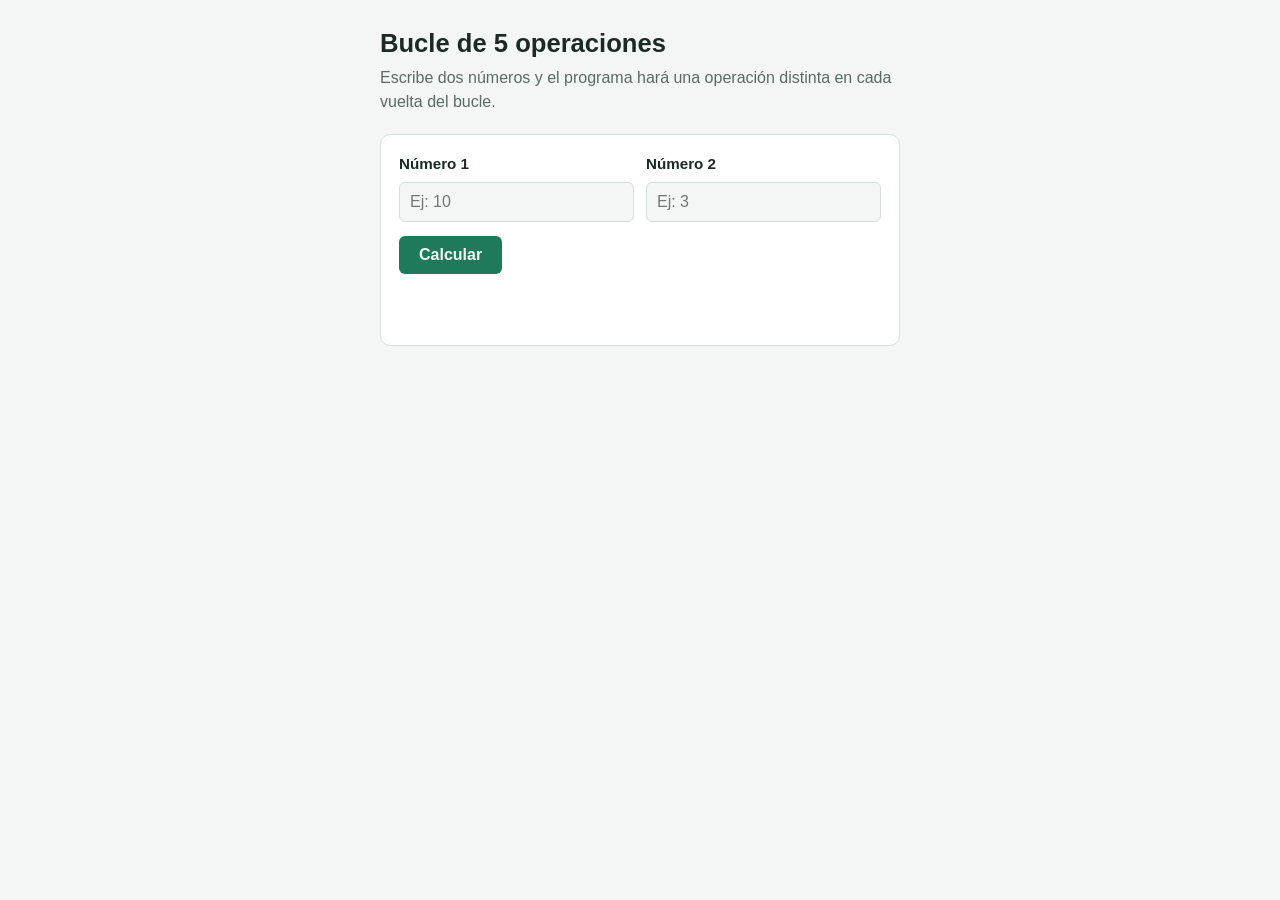
<file: taller3/index.html>
<!DOCTYPE html>
<html lang="es">
<head>
  <meta charset="UTF-8">
  <meta name="viewport" content="width=device-width, initial-scale=1">
  <title>Bucle de 5 operaciones</title>

  <!-- Enlazamos el archivo de estilos (CSS) -->
  <link rel="stylesheet" href="estilos.css">
</head>
<body>
  <main>
    <h1>Bucle de 5 operaciones</h1>
    <p class="intro">Escribe dos números y el programa hará una operación distinta en cada vuelta del bucle.</p>

    <div class="tarjeta">
      <!-- Campos para ingresar los 2 números -->
      <div class="campos">
        <label>Número 1
          <input type="number" id="num1" placeholder="Ej: 10">
        </label>
        <label>Número 2
          <input type="number" id="num2" placeholder="Ej: 3">
        </label>
      </div>

      <!-- Botón que ejecuta el cálculo -->
      <button id="btnCalcular">Calcular</button>

      <!-- Aquí se muestran los mensajes de error -->
      <p id="mensaje" role="alert"></p>

      <!-- Aquí JavaScript va a escribir los 5 resultados -->
      <ol id="resultados"></ol>
    </div>
  </main>

  <!-- Enlazamos el archivo de JavaScript (al final del body) -->
  <script src="script.js"></script>
</body>
</html>
</file>
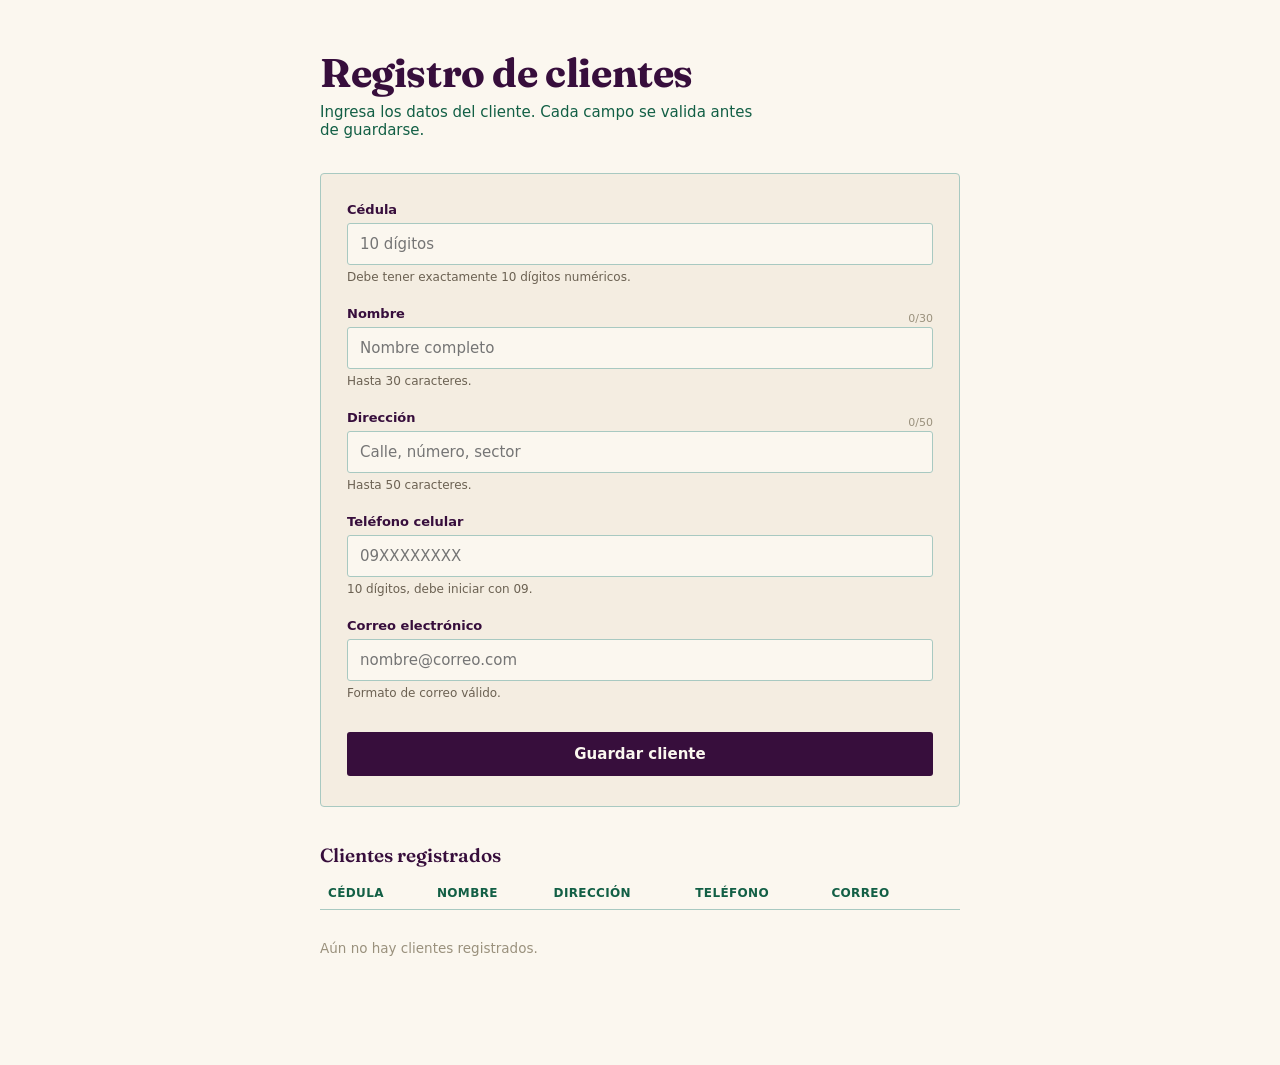
<file: TAREA3/index.html>
<!DOCTYPE html>
<html lang="es">
<head>
<meta charset="UTF-8">
<meta name="viewport" content="width=device-width, initial-scale=1, viewport-fit=cover">
<title>Registro de Clientes</title>

<!-- Fuentes externas (solo tipografía, no afecta la lógica) -->
<link rel="preconnect" href="https://fonts.googleapis.com">
<link rel="preconnect" href="https://fonts.gstatic.com" crossorigin>
<link href="https://fonts.googleapis.com/css2?family=Fraunces:ital,wght@0,500;0,700;1,500&family=Sans:wght@400;600&display=swap" rel="stylesheet">

<!-- CSS en archivo aparte, como pide la actividad -->
<link rel="stylesheet" href="styles.css">
</head>
<body>
<div class="wrap">
  <h1>Registro de clientes</h1>
  <p class="lede">Ingresa los datos del cliente. Cada campo se valida antes de guardarse.</p>

  <!--
    FORMULARIO PRINCIPAL
    novalidate: desactivamos la validación automática del navegador
    porque TODA la validación la hacemos nosotros mismos en script.js,
    para poder mostrar mensajes personalizados en español.
  -->
  <form id="f" novalidate>

    <!-- ============ CAMPO: CÉDULA ============ -->
    <!-- Validación en JS: debe tener EXACTAMENTE 10 dígitos numéricos -->
    <div class="field" data-field="cedula">
      <label for="cedula">Cédula</label>
      <input id="cedula" inputmode="numeric" maxlength="10" placeholder="10 dígitos">
      <div class="hint">Debe tener exactamente 10 dígitos numéricos.</div>
    </div>

    <!-- ============ CAMPO: NOMBRE ============ -->
    <!-- Validación en JS: no puede estar vacío y máximo 30 caracteres -->
    <div class="field" data-field="nombre">
      <label for="nombre">Nombre</label>
      <input id="nombre" maxlength="30" placeholder="Nombre completo">
      <span class="counter" id="c-nombre">0/30</span>
      <div class="hint">Hasta 30 caracteres.</div>
    </div>

    <!-- ============ CAMPO: DIRECCIÓN ============ -->
    <!-- Validación en JS: no puede estar vacío y máximo 50 caracteres -->
    <div class="field" data-field="direccion">
      <label for="direccion">Dirección</label>
      <input id="direccion" maxlength="50" placeholder="Calle, número, sector">
      <span class="counter" id="c-direccion">0/50</span>
      <div class="hint">Hasta 50 caracteres.</div>
    </div>

    <!-- ============ CAMPO: TELÉFONO CELULAR ============ -->
    <!-- Validación en JS: 10 dígitos y debe empezar con "09" (formato Ecuador) -->
    <div class="field" data-field="telefono">
      <label for="telefono">Teléfono celular</label>
      <input id="telefono" inputmode="numeric" maxlength="10" placeholder="09XXXXXXXX">
      <div class="hint">10 dígitos, debe iniciar con 09.</div>
    </div>

    <!-- ============ CAMPO: CORREO ELECTRÓNICO ============ -->
    <!-- Validación en JS: debe tener formato de correo (texto@texto.texto) -->
    <div class="field" data-field="correo">
      <label for="correo">Correo electrónico</label>
      <input id="correo" type="email" placeholder="nombre@correo.com">
      <div class="hint">Formato de correo válido.</div>
    </div>

    <!-- Aquí se muestra el mensaje de éxito o error después de intentar guardar -->
    <div id="msg"></div>

    <button type="submit">Guardar cliente</button>
  </form>

  <!-- Tabla donde se listan los clientes ya guardados (viene de script.js) -->
  <table>
    <caption>Clientes registrados</caption>
    <thead>
      <tr><th>Cédula</th><th>Nombre</th><th>Dirección</th><th>Teléfono</th><th>Correo</th><th></th></tr>
    </thead>
    <tbody id="rows"></tbody>
  </table>
  <p class="empty" id="empty">Aún no hay clientes registrados.</p>
</div>

<!-- JS en archivo aparte: aquí viven las validaciones -->
<script src="script.js"></script>
</body>
</html>
</file>
<file: taller3/estilos.css>
/* ===== COLORES (variables) ===== */
:root {
  --fondo: #f3f6f4;
  --tarjeta: #ffffff;
  --texto: #1c2a25;
  --suave: #5a6b64;
  --acento: #1f7a5c;
  --borde: #d5dfda;
  --error: #b3261e;
}

/* Colores para cuando el dispositivo usa modo oscuro */
@media (prefers-color-scheme: dark) {
  :root {
    --fondo: #121a17;
    --tarjeta: #1a2521;
    --texto: #e6efeb;
    --suave: #98aaa2;
    --acento: #4fc59d;
    --borde: #2c3b35;
    --error: #ff8a80;
  }
}

/* ===== ESTILOS GENERALES ===== */
*, *::before, *::after {
  box-sizing: border-box;
}

body {
  margin: 0;
  padding: 24px 16px;
  background: var(--fondo);
  color: var(--texto);
  font-family: "Trebuchet MS", "Segoe UI", Arial, sans-serif;
  line-height: 1.5;
}

main {
  max-width: 520px;
  margin: 0 auto;
}

h1 {
  font-size: 1.6rem;
  margin: 0 0 4px;
}

p.intro {
  color: var(--suave);
  margin: 0 0 20px;
}

/* ===== TARJETA PRINCIPAL ===== */
.tarjeta {
  background: var(--tarjeta);
  border: 1px solid var(--borde);
  border-radius: 10px;
  padding: 18px;
}

/* Los dos campos van uno al lado del otro (o uno debajo del otro en celular) */
.campos {
  display: flex;
  gap: 12px;
  flex-wrap: wrap;
}

.campos label {
  flex: 1 1 140px;
  font-weight: bold;
  font-size: 0.95rem;
}

input {
  width: 100%;
  margin-top: 6px;
  padding: 10px;
  font-size: 1rem;
  border: 1px solid var(--borde);
  border-radius: 6px;
  background: var(--fondo);
  color: var(--texto);
}

/* Resalta el elemento cuando se navega con el teclado */
input:focus-visible,
button:focus-visible {
  outline: 3px solid var(--acento);
  outline-offset: 2px;
}

button {
  margin-top: 14px;
  padding: 10px 20px;
  font-size: 1rem;
  font-weight: bold;
  border: none;
  border-radius: 6px;
  background: var(--acento);
  color: var(--fondo);
  cursor: pointer;
}

/* Mensaje de error */
#mensaje {
  color: var(--error);
  min-height: 1.4em;
  margin: 10px 0 0;
}

/* ===== LISTA DE RESULTADOS ===== */
ol {
  list-style: none;
  padding: 0;
  margin: 20px 0 0;
}

li {
  display: flex;
  justify-content: space-between;
  gap: 12px;
  padding: 10px 0;
  border-bottom: 1px solid var(--borde);
}

li:last-child {
  border-bottom: none;
}

.op {
  color: var(--suave);
}

.valor {
  font-weight: bold;
  color: var(--acento);
}
</file>
<file: TAREA3/styles.css>
/* ==========================================================
   VARIABLES DE COLOR
   Centralizamos los colores aquí para reutilizarlos en todo
   el documento (fondo, texto, bordes, colores de error/éxito).
   ========================================================== */
:root{
  --deep:#370e3c;   /* azul oscuro: títulos y botón principal */
  --teal:#125f45;   /* azul-verde: acentos y foco */
  --sand:#f4ede1;   /* fondo del formulario */
  --coral:#d9704f;  /* color de error */
  --ink:#370e3c;    /* color de texto principal */
  --paper:#fbf7ef;  /* fondo general de la página */
  --line:#a8c9c1;   /* bordes suaves */
  box-sizing:border-box;
  padding-top:env(safe-area-inset-top,0px);
  padding-bottom:env(safe-area-inset-bottom,0px);
}
*{box-sizing:border-box;}
html{scroll-padding-top:env(safe-area-inset-top,0px);}

/* ==========================================================
   ESTRUCTURA GENERAL DE LA PÁGINA
   ========================================================== */
body{
  margin:0;
  background:var(--paper);
  color:var(--ink);
  font-family:'Sans','Segoe UI',sans-serif;
  display:flex;
  justify-content:center;
  padding:48px 20px 80px;
}
.wrap{width:100%; max-width:640px;}

h1{
  font-family:'Fraunces', serif;
  font-weight:700;
  font-size:clamp(28px,5vw,40px);
  margin:0 0 6px;
  letter-spacing:-0.01em;
}
.lede{color:var(--teal); margin:0 0 34px; font-size:15px; max-width:46ch;}

/* ==========================================================
   FORMULARIO
   ========================================================== */
form{
  background:var(--sand);
  border:1px solid var(--line);
  border-radius:4px;
  padding:28px 26px 8px;
}

/* Cada .field envuelve: label + input + contador + mensaje de ayuda */
.field{margin-bottom:20px; position:relative;}
label{display:block; font-size:13px; font-weight:600; color:var(--deep); margin-bottom:6px;}
.hint{font-size:12px; color:#6b6152; margin-top:5px; min-height:16px;}

input{
  width:100%;
  padding:11px 12px;
  font-size:15px;
  font-family:inherit;
  border:1.5px solid var(--line);
  border-radius:3px;
  background:var(--paper);
  color:var(--ink);
  outline-offset:2px;
}
input:focus-visible{outline:2px solid var(--teal);}

/* --- Estados visuales de validación ---
   Estas clases (.error / .ok) las agrega y quita script.js
   según el resultado de cada validación. */
.field.error input{border-color:var(--coral);}
.field.error .hint{color:var(--coral);}
.field.ok input{border-color:#4a7a5a;}

/* Contador de caracteres (nombre y dirección) */
.counter{position:absolute; right:0; top:6px; font-size:11px; color:#9a917d;}

button{
  width:100%;
  padding:13px;
  margin:10px 0 22px;
  background:var(--deep);
  color:var(--paper);
  border:none;
  border-radius:3px;
  font-size:15px;
  font-weight:600;
  cursor:pointer;
  font-family:inherit;
}
button:hover{background:var(--teal);}

/* Mensaje general de éxito/error tras enviar el formulario */
#msg{font-size:14px; margin:-10px 0 18px; padding:10px 12px; border-radius:3px; display:none;}
#msg.show{display:block;}
#msg.good{background:#e3ede4; color:#2f5a3e;} /* guardado correcto */
#msg.bad{background:#f5e2da; color:#8a3d24;}  /* hay campos con error */

/* ==========================================================
   TABLA DE CLIENTES REGISTRADOS
   ========================================================== */
table{width:100%; border-collapse:collapse; margin-top:36px; font-size:13.5px;}
caption{text-align:left; font-family:'Fraunces',serif; font-size:19px; margin-bottom:10px; font-weight:600;}
th,td{text-align:left; padding:9px 8px; border-bottom:1px solid var(--line); vertical-align:top;}
th{color:var(--teal); font-weight:600; font-size:12px; text-transform:uppercase; letter-spacing:.03em;}
tbody tr:hover{background:var(--sand);}
.empty{color:#9a917d; font-size:13.5px; padding:16px 0;}
.del{background:none; border:none; color:var(--coral); cursor:pointer; padding:0; font-size:13px; width:auto; margin:0;}
</file>
